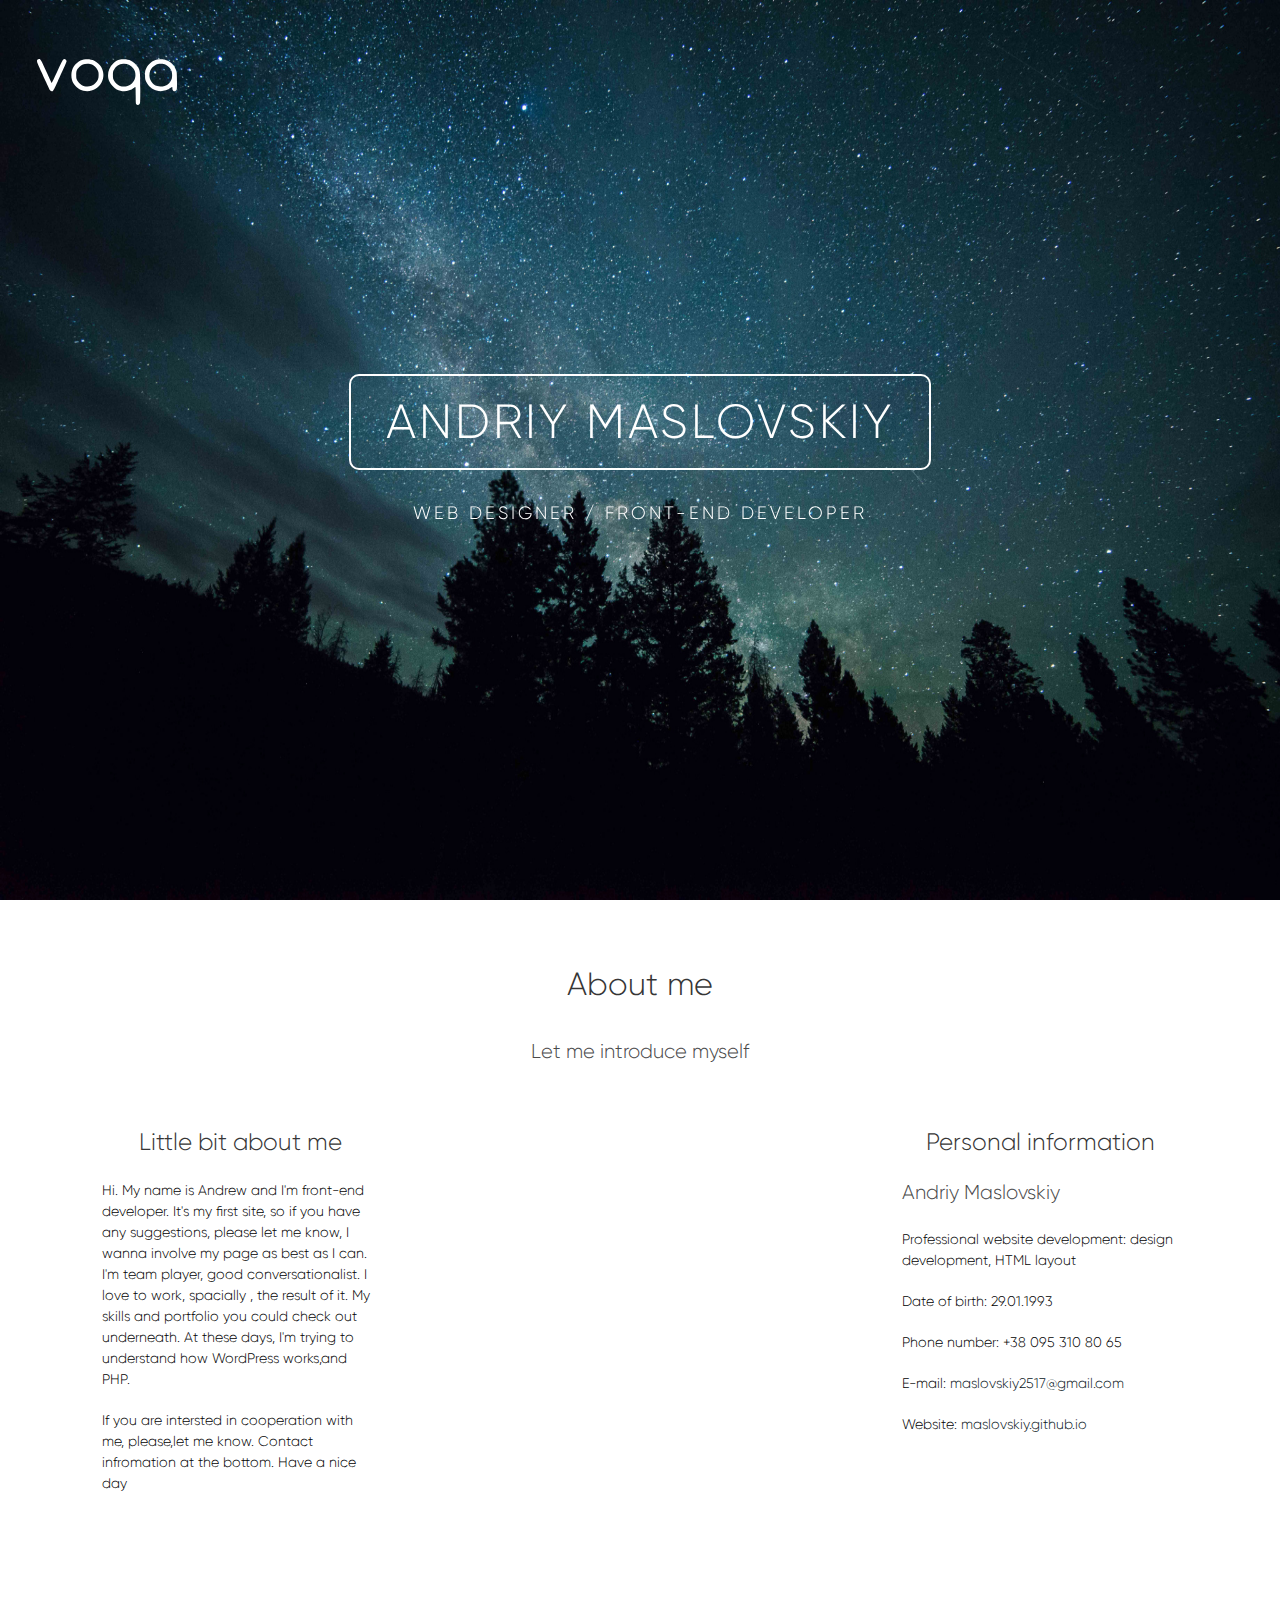
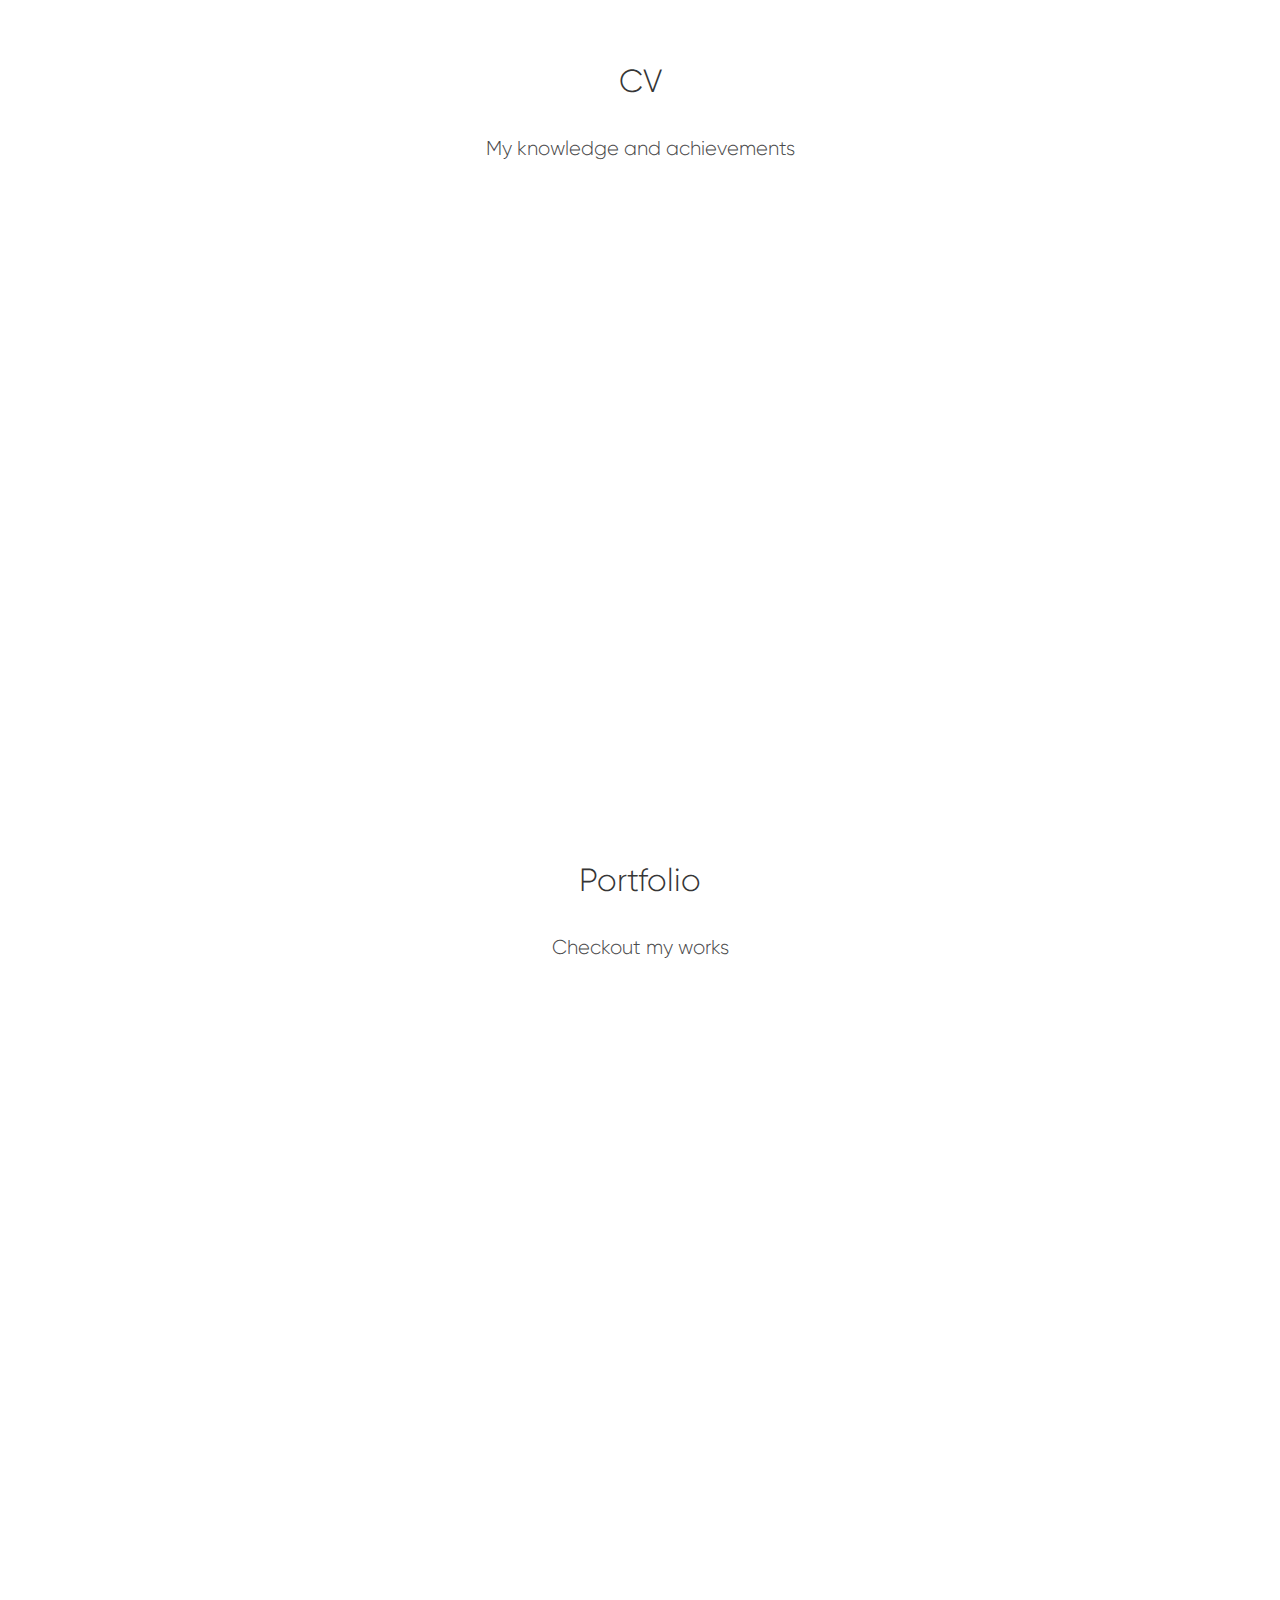
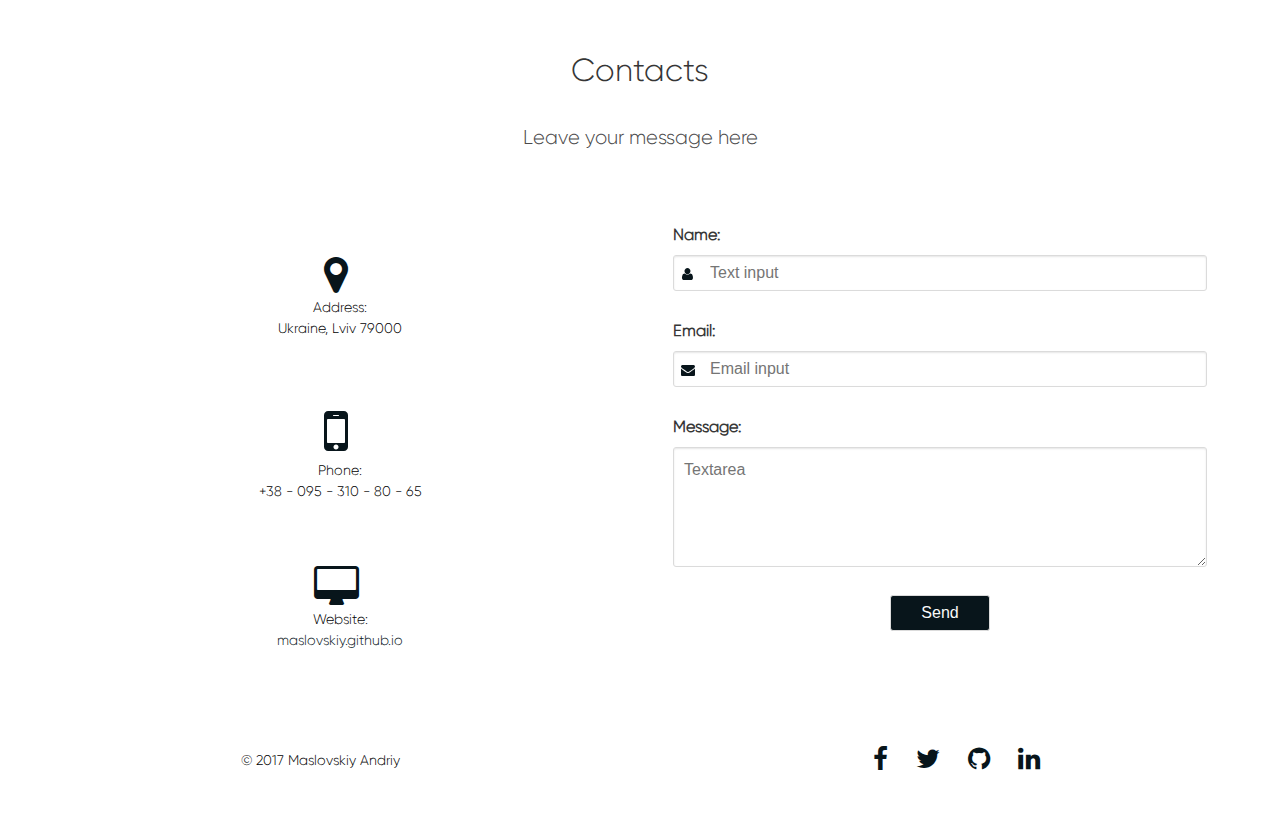
<file: index.html>
<!DOCTYPE html>
<html>

<head>
    <link rel="stylesheet" type="text/css" href="css/bulma.css">
    <link rel="stylesheet" type="text/css" href="css/main.css">
    <link rel="stylesheet" href="css/media1.css" />
    <!-- <link rel="stylesheet" href="css/colors/purple.css" /> -->
    <link rel="stylesheet" href="css/colors/blue.css" />
    <!-- <link rel="stylesheet" href="css/colors/pink.css" /> -->
    <link rel="stylesheet" href="css/animate.css" />
    <link rel="stylesheet" href="css/fonts.css">
    <link rel="stylesheet" href="libs/font-awesome/css/font-awesome.min.css">
    <meta charset="utf-8">
    <meta name="viewport" content="width=device-width, initial-scale=1.0" />
    <title>V &#8226; O &#8226; Q &#8226; A</title>
    <meta http-equiv="Content-type" content="text/html; charset=UTF-8" />
    <link rel="shortcut icon" href="img/favicon.png" />
</head>

<body>
    <header class="main_head" data-parallax="scroll" data-image-src="img/back.jpg" data-z-index="1" style="left: 0">
        <div class="columns">
            <div class="column is-2">
                <article>
                    <a href="https://maslovskiy.github.io/">
                        <svg class="animated fadeInLeft" xmlns="http://www.w3.org/2000/svg" version="1.1" id="svg2" viewBox="0 0 371.80695 121.86626">
                            <g transform="translate(-186.13947,-485.5679)" id="layer1">
                                <path id="path3347" d="m 449.81048,605.73707 c -1.35175,-1.49368 -1.55155,-4.57216 -1.55155,-23.90625 0,-14.98902 -0.32212,-22.19181 -0.99248,-22.19181 -0.54585,0 -2.54976,1.24525 -4.45312,2.76723 -12.04621,9.63246 -30.19186,11.13664 -45.01147,3.73119 -7.20781,-3.60179 -15.34472,-12.16232 -19.01446,-20.00437 -7.8181,-16.70687 -3.94046,-36.27021 9.69046,-48.89005 6.88871,-6.37771 12.7855,-9.2945 21.97693,-10.87066 8.44066,-1.44741 17.90981,-0.15942 25.25765,3.43555 6.55748,3.20827 14.96412,11.01343 18.88906,17.53756 5.32507,8.85145 5.81047,13.56671 5.82865,56.62024 0.0159,37.58848 -0.032,38.60678 -1.92676,41.01563 -2.31171,2.93885 -6.39588,3.29392 -8.69291,0.75574 z m -18.55712,-50.33623 c 10.26478,-5.58679 16.21014,-15.30387 16.31719,-26.66875 0.0686,-7.29069 -1.56974,-12.70303 -5.47283,-18.07896 -6.60089,-9.09176 -16.38533,-13.59363 -27.32443,-12.57212 -10.63066,0.99271 -19.06655,6.4839 -24.20047,15.75287 -2.56476,4.6305 -2.78264,5.75797 -2.78264,14.39888 0,8.63962 0.21814,9.76883 2.78091,14.3957 3.45865,6.2443 9.52826,11.67848 15.83461,14.17685 7.25978,2.8761 18.10962,2.26283 24.84766,-1.40447 z M 220.87282,568.6122 c -1.41843,-2.16482 -21.96242,-46.32835 -31.1308,-66.92209 -4.79812,-10.77738 -4.80206,-13.87963 -0.0198,-15.56147 5.2834,-1.85807 5.92474,-0.88136 20.83251,31.72625 7.70802,16.85966 14.29096,30.82474 14.62875,31.03351 0.3378,0.20877 6.81578,-13.21272 14.39553,-29.82553 7.57974,-16.61281 14.64901,-30.94339 15.70949,-31.84574 1.06047,-0.90234 2.67841,-1.64062 3.59541,-1.64062 2.63171,0 5.85938,3.16434 5.85938,5.74441 0,1.29243 -4.96589,13.07944 -11.03531,26.19336 -6.06943,13.11391 -11.60066,25.18696 -12.29164,26.829 -3.61384,8.58792 -11.87635,25.20533 -12.83613,25.81577 -2.3702,1.5075 -6.21121,0.73663 -7.7074,-1.54685 z m 88.16736,0.97744 c -9.74326,-2.3694 -20.53709,-10.52278 -26.25414,-19.8317 -7.65323,-12.46155 -7.00714,-32.72822 1.43448,-44.9977 3.90231,-5.67181 11.85596,-12.54995 17.5458,-15.17323 10.89232,-5.02186 25.96325,-4.89746 36.63394,0.30237 6.19264,3.01768 15.10957,11.1387 18.31192,16.67742 7.28307,12.59668 7.70347,27.78067 1.12789,40.73693 -9.12087,17.97141 -29.07301,27.08313 -48.79989,22.28591 z m 21.76171,-12.91273 c 3.89902,-1.45488 6.87671,-3.50885 10.58204,-7.29932 6.38113,-6.52776 8.44856,-11.84151 8.44214,-21.69822 -0.004,-6.04418 -0.43334,-7.97379 -2.85115,-12.81226 -3.24671,-6.49722 -8.55516,-11.72355 -14.85124,-14.62144 -3.34178,-1.53813 -6.15713,-1.99459 -12.30225,-1.99459 -9.76757,0 -14.79755,2.02569 -21.34073,8.59444 -6.89996,6.92689 -8.19052,10.29683 -8.19052,21.38724 0,8.63962 0.21814,9.76883 2.78091,14.3957 7.54708,13.62563 23.2225,19.46212 37.7308,14.04845 z m 172.86763,12.72849 c -11.66449,-3.13676 -22.10975,-12.06809 -27.55272,-23.55927 -2.87286,-6.06513 -3.01412,-6.89064 -3.01412,-17.61337 0,-10.68574 0.1488,-11.56409 2.96674,-17.51213 5.77097,-12.18124 16.6142,-21.02994 29.2134,-23.8398 9.62802,-2.14724 20.04278,-0.97695 28.54203,3.20723 11.32802,5.57676 20.93366,18.03785 23.17913,30.06953 0.51834,2.77741 0.94245,14.41091 0.94245,25.85221 0,20.53231 -0.0282,20.82883 -2.1698,22.84079 -2.56158,2.40648 -5.06427,2.58912 -7.9341,0.57901 -1.62154,-1.13578 -2.0836,-2.38317 -2.0836,-5.625 0,-2.29108 -0.33991,-4.16559 -0.75536,-4.16559 -0.41546,0 -2.20842,1.08802 -3.98438,2.41781 -10.74778,8.04771 -24.60862,10.77484 -37.34967,7.34858 z m 21.19727,-12.22406 c 9.15769,-3.10333 16.79363,-10.89106 19.13771,-19.51811 1.51789,-5.58638 1.27616,-14.59532 -0.53821,-20.05784 -2.11467,-6.36667 -8.58475,-13.43496 -15.32991,-16.74729 -4.59637,-2.25713 -6.46385,-2.6229 -13.31495,-2.60795 -6.51701,0.0143 -8.82272,0.4339 -12.65625,2.30365 -6.76159,3.29788 -12.92378,9.84213 -15.33443,16.28517 -6.29449,16.82354 1.81631,34.60442 18.50532,40.56825 4.73232,1.6911 14.1969,1.58163 19.53072,-0.22588 z" />
                            </g>
                        </svg>
                    </a>
                </article>
            </div>
            <div class="column">
            </div>
            <div class="column is-1">
                <article>
                    <button class="toggle_mnu animated fadeInRight">
                        <span class="sandwich">
					<span class='sw-topper'></span>
                        <span class='sw-bottom'></span>
                        <span class='sw-footer'></span>
                        </span>
                    </button>
                </article>
            </div>
        </div>
        <div class="tile is-ancestor">
            <div class="tile is-6 is-vertical">
                <h2 class="animated fadeInDown">Andriy Maslovskiy</h2>
                <h6 class="animated fadeInUp">Web designer / Front-end developer</h6>
            </div>
        </div>
        <nav class="nav-container">
            <div class="nav">
                <div class="nav-item ">
                    <a id="about_me" class="animated fadeInUp">About me</a>
                </div>
                <div class="nav-item">
                    <a id="cv" class=" animated fadeInUp">CV</a>
                </div>
                <div class="nav-item">
                    <a id="portfolio" class="animated fadeInUp">Portfolio</a>
                </div>
                <div class="nav-item">
                    <a id="conacts" class="animated fadeInUp">Contacts</a>
                </div>
            </div>
        </nav>
        <a href="#" class="scrollToTop"><i class="fa fa-arrow-circle-up fa-4x" aria-hidden="true"></i></a>
    </header>
    <div class="columns">
        <section class="column section_title about_me">
            <h2 class="title is-spaced ">About me</h2>
            <h4 class="subtitle is-spaced "> Let me introduce myself </h4>
            <hr class="animated zoomIn">
        </section>
    </div>
    <div class="columns section_container">
        <div class="column">
            <article class="about_me_section">
                <h4 class="title is-4 is-spaced"> Little bit about me </h4>
                <p> Hi. My name is Andrew and I'm front-end developer. It's my first site, so if you have any suggestions, please let me know, I wanna involve my page as best as I can. I'm team player, good conversationalist. I love to work, spacially , the result of it. My skills and portfolio you could check out underneath. At these days, I'm trying to understand how WordPress works,and PHP.
                </p>
                <p> If you are intersted in cooperation with me, please,let me know. Contact infromation at the bottom. Have a nice day</p>
            </article>
        </div>
        <div class="column">
            <article class="about_me_section_img">
                <h4 class="title is-4 is-spaced"> Photo </h4>
                <figure class="image is-128x128">
                    <img class="me" src="img/ya.jpg">
                </figure>
            </article>
        </div>
        <div class="column">
            <article class="about_me_section">
                <h4 class="title is-4 is-spaced"> Personal information </h4>
                <h3 class="subtitle is-spaced"> Andriy Maslovskiy</h3>
                <p>Professional website development: design development, HTML layout</p>
                <p>Date of birth: 29.01.1993</p>
                <p>Phone number: +38 095 310 80 65</p>
                <p>E-mail: <a href="maslovskiy2517@gmail.com">maslovskiy2517@gmail.com</a></p>
                <p>Website: <a href="https://maslovskiy.github.io">maslovskiy.github.io</a></p>
            </article>
        </div>
    </div>
    <div class="columns">
        <section class="column section_title cv">
            <h2 class="title is-spaced ">CV</h2>
            <h4 class="subtitle is-spaced "> My knowledge and achievements </h4>
            <hr class="animated zoomIn">
        </section>
    </div>
    <div class="cv_container">
        <div class="columns section_container1">
            <div class="column cv_section">
                <h3 class="cv_title "><i class="fa fa-graduation-cap" aria-hidden="true"></i>Education</h3>
                <article>
                    <section>
                        <h3>Ukrainian Academy of printing</h3>
                        <p> Mechanical engineering , bachelor degree, graduated in 2015</p>
                    </section>
                    <section>
                        <h3>SoftServe IT Academy</h3>
                        <p>Java Core, graduated in 2017</p>
                    </section>
                    <section>
                        <h3>Online course from LITS</h3>
                        <p>Basics Web UI development, graduated in 2017</p>
                    </section>
                    <section>
                        <h3>Offline course in LITS</h3>
                        <p>LITS Web development, graduated in 2017</p>
                    </section>
                </article>
                <hr class="horizontal_line_hidden">
            </div>
            <span class="vertical_line"></span>
            <div class="column cv_section">
                <h3 class="cv_title "><i class="fa fa-briefcase" aria-hidden="true"></i>Skills</h3>
                <ul class="skills">
                    <li>
                        <h3>HTML5</h3></li>
                    <li>
                        <h3>JavaScript</h3></li>
                    <li>
                        <h3>Jquery</h3></li>
                    <li>
                        <h3>Bootstrap / Bulma</h3></li>
                    <li>
                        <h3>CSS3 , Sass</h3></li>
                </ul>
            </div>
        </div>
        <div class="columns section_container1">
            <div class="column horizontal_line_container">
                <hr class="horizontal_line">
            </div>
        </div>
        <div class="columns section_container1">
            <div class="column cv_section">
                <h3 class="cv_title "><i class="fa fa-language" aria-hidden="true"></i>Languages</h3>
                <article>
                    <ul class="other">
                        <li>
                            <p><strong>Ukrainian: </strong> Native</p>
                        </li>
                        <li>
                            <p><strong>Russian: </strong> Advanced</p>
                        </li>
                        <li>
                            <p><strong>English: </strong> Upper-Intermediate</p>
                        </li>
                    </ul>
                </article>
                <hr class="horizontal_line_hidden">
            </div>
            <span class="vertical_line"></span>
            <div class="column cv_section">
                <h3 class="cv_title "><i class="fa fa-plus-circle" aria-hidden="true"></i> Other</h3>
                <ul class="other">
                    <li>
                        <h3>Java Core</h3></li>
                    <li>
                        <h3>GIT / Gulp / Bower</h3></li>
                    <li>
                        <h3>SQL</h3></li>
                </ul>
            </div>
        </div>
    </div>
    <div class="columns">
        <section class="column section_title portfolio_title ">
            <h2 class="title is-spaced">Portfolio</h2>
            <h4 class="subtitle is-spaced"> Checkout my works</h4>
            <hr>
        </section>
    </div>
    <div class="columns section_container portfolio">
         <div class="column portfolio upper">
            <a a href="https://maslovskiy.github.io/Candeo" target="_blank">
                <article class="portfolio_section" style="background-image: url('img/candeo_flower.JPG');background-size: contain; background-repeat: no-repeat;" >
                </article>
            </a>
        </div>
        <div class="column portfolio upper">
            <a a href="https://maslovskiy.github.io/UPQODE/" target="_blank">
                <article class="portfolio_section" style="background-image: url('img/UPQODE.jpg');background-size: contain; background-repeat: no-repeat;">
                </article>
            </a>
        </div>
        <div class="column portfolio upper">
            <a a href="https://uzetut.com" target="_blank">
                <article class="portfolio_section" style="background-image: url('img/uzetut.png'); background-size: contain; background-repeat: no-repeat;">
                </article>
            </a>
        </div>
    </div>
    <div class="columns section_container portfolio ">
        <div class="column portfolio lower">
            <a a href="https://maslovskiy.github.io/Blackwood/" target="_blank">
                <article class="portfolio_section" style="background-image: url('img/blackwood.png'); background-size: contain; background-repeat: no-repeat;">
                </article>
            </a>
        </div>
        <div class="column portfolio lower">
            <article class="portfolio_section">
                <a href="#">
                    <figure class="image is-256x256">
                        <img src="img/coming-soon.jpg">
                    </figure>
                </a>
            </article>
        </div>
        <div class="column portfolio lower">
            <article class="portfolio_section">
                <a href="#">
                    <figure class="image is-256x256">
                        <img src="img/coming-soon.jpg">
                    </figure>
                </a>
            </article>
        </div>
    </div>
    <div class="columns">
        <section class="column section_title conacts">
            <h2 class="title is-spaced">Contacts</h2>
            <h4 class="subtitle is-spaced"> Leave your message here </h4>
            <hr>
        </section>
    </div>
    <div class="columns section_container">
        <div class="column">
            <div class="column additional_info_item">
                <i class="fa fa-map-marker fa-3x" aria-hidden="true"></i>
                <p> Address: </p>
                <p> Ukraine, Lviv 79000 </p>
            </div>
            <div class="column additional_info_item">
                <i class="fa fa-mobile fa-4x" aria-hidden="true"></i>
                <p> Phone: </p>
                <p> +38 - 095 - 310 - 80 - 65 </p>
            </div>
            <div class="column additional_info_item">
                <i class="fa fa-desktop fa-3x" aria-hidden="true"></i>
                <p> Website: </p>
                <p>
                    <a href="https://maslovskiy.github.io">maslovskiy.github.io
				</a>
                </p>
            </div>
        </div>
        <div class="column">
            <form>
                <div class="field ">
                    <label class="label">Name:</label>
                    <p class="control has-icons-left">
                        <input class="input" type="text" placeholder="Text input" required="" minlength="3">
                        <span class="icon is-small is-left">
						<i class="fa fa-user"></i>
					</span>
                    </p>
                </div>
                <div class="field">
                    <label class="label">Email:</label>
                    <p class="control has-icons-left">
                        <input class="input" type="email" placeholder="Email input" required="">
                        <span class="icon is-small is-left">
						<i class="fa fa-envelope"></i>
					</p>

				</div>
				<div class="field">
					<label class="label" requrired >Message:</label>
					<p class="control">
						<textarea class="textarea" placeholder="Textarea" maxlength="140"></textarea>
					</p>
				</div>
				<div class="field">
					<p class="control">
						<button class="button" type="submit">Send</button>
					</p>
				</div>
			</form>
		</div>
	</div>
	<hr class="footer_line">

	<footer class="columns">
		<div class="column foot">
			<p>
				&#169; 2017 Maslovskiy Andriy
			</p>

		</div>
		<div class="column foot">
			<a href="https://www.facebook.com/andriy.maslovskyy" ><i class="fa fa-facebook" target="_blank"></i></a>
			<a href="https://twitter.com/maslovskiy2517" target="_blank"><i class="fa fa-twitter" ></i></a>
			<a href="https://github.com/maslovskiy" target="_blank"><i class="fa fa-github" ></i></a>
			<a href="https://www.linkedin.com/in/andriy-maslovskiy-38a157131/" target="_blank"><i class="fa fa-linkedin" ></i></a>

		</div>
	</footer>

	<script src="libs/jquery/jquery-2.1.3.min.js"></script>
	<script src="libs/parallax/parallax.min.js"></script>
	<script src="js/common.js"></script>

	<script src="libs/magnific-popup/jquery.magnific-popup.min.js"></script>
	<script src="libs/mixitup/mixitup.min.js"></script>
	<script src="libs/scroll2id/PageScroll2id.min.js"></script>
	<script src="libs/waypoints/waypoints.min.js"></script>
	<script src="libs/animate/animate-css.js"></script>
	<script src="libs/jqBootstrapValidation/jqBootstrapValidation.js"></script>

</body>
</html>
</file>
<file: css/main.css>
/*GENERAL STYLES*/
*{
    margin: 0;
    padding: 0;
    font-family: "Gilroy-Light";
    font-size: 14px;
    position: relative;
    color:black;
}
/*a{
    color:orange;
    }*/
/*a:hover{
    color: cyan;
    }*/
/*i:hover{
    color: aqua;
    }*/
    svg {
        height: 140px;
        width: 140px;
        z-index: 100;
        position: relative; 
        fill: white;
    }
    hr {
        height: 1px;
        border: none;
        background-color: black;
        width: 10%; 
        margin: auto;
    }

    /*HEADER STYLES*/

    .loader {
        left: 50%;
        position: fixed;
        top: 50%;
        margin-top: -13px;
        margin-left: -13px;
        z-index: 9999;
        height: 26px;
        width: 26px;
        background-size: cover;
        background-repeat: no-repeat;
        background-position: center center;
    }
    .main_head {
/*    background-image: url("../img/back.jpg");
    background-attachment: fixed;
    background-position: center;
    background-repeat: no-repeat;
    background-size: cover;*/
    height: 100vh;
    width: 100vw;
    font-size: 48px; 
    position: relative;
}

/*MAIN TITLE STYLES*/

.column.is-2{
    display: flex;
    align-items: flex-start;
    justify-content: center;
}
.tile.is-ancestor{
 position: fixed;
 margin:0;
 padding: 0;
 height: 100%;
 width: 100%;
 z-index: 50;
 right: 0;
 top: 0;
 justify-content: center;
 align-items: center;
}
.tile.is-6.is-vertical{
    text-align:center;
    color: white;
    text-transform: uppercase;
    flex-direction: column;
    color: white;
    align-items: center;
    justify-content: center;
    letter-spacing: 3px;
}
h2{
    padding: 10px 35px 10px 35px;
    border: 2px solid white;
    border-radius: 10px;
    color: white;
    font-size: 48px;
}
h6{
    color: white;
    font-size:18px;
    margin-top: 30px;
}

/*NAVIGATION STYLES*/

.nav-container{
    position: fixed;
    height: 100%;
    width: 100%;
    z-index: 50;
    right: 0;
    top: 0;
    display: none;
}
.nav-container::after{
    position: relative;
    content: '';
    top:0;
    left: 0;
    display: block;
    width: 100%;
    height: 4500px;
    background: linear-gradient(135deg,rgba(0,0,0,.01) 0%,rgba(0,0,0,.01) 49.5%,white 50%,rgba(0,0,0,.01) 50.5%,rgba(0,0,0,.01) 100%);
    animation: animationbg 8s linear 4s 3;
}
.nav{
    height: 100%;
    flex-direction: column;
    justify-content: center;
    background-color: rgba(0,0,0,.7);
}
@keyframes animationbg{
    0%{
        top: 0;
        opacity: 1;
    }
    25%{
        top: -4000px;
        opacity: 0;
    }
    75%{
        top: 0;
        opacity: 0;
    }
    100%{
        top: -4000px;
        opacity: 1;
    }
  /*  100%{
        top: 0;
    }*/
}
.nav-item{
    height: 60px;
    padding: 0;

}
/*.nav:nth-child(1) {

    background-color: cyan;
    color: red;
    } */
    .nav-item a{
        text-transform: uppercase;
        font-size: 12px;
        color: white;
        font-weight: bold;
        letter-spacing: 2px;
        height: 100%;
        padding-top: 20px;
        animation-duration: (.5);
    }
    .nav-item a:hover{
        letter-spacing: 10px;
        height: 100%;
        background-color: rgba(255, 255, 255, 0.2);
    } 

    /*HUMBURGER BUTTON*/

    .toggle_mnu {
        width: 50px;
        outline: none;
        height: 50px;
        position: fixed;
        background-color: #0F1D26;
        opacity: 0;
        z-index: 100;
        border: none;
        right: 30px;
        top: 45px;
        border-radius: 25px;
    }
    .toggle_mnu span {
        display: block; 
    }

    /*SCROLL TO TOP BUTTON*/

    .scrollToTop {
        width: 70px;
        height: 60px;
        position: fixed;
        bottom: 10px;
        right: 10px;
        display: none;
        z-index: 9999; }
        /*SANDWICH ANIMATION*/

        .sandwich {
            width: 28px;
            height: 28px;
            position: absolute;
            top: 8px;
            bottom: 0;
            left: 0;
            right: 0;
            margin: auto;
            z-index: 200;
        }

        .sw-topper {
            position: relative;
            top: 0;
            width: 28px;
            height: 3px;
            background: white;
            border: none;
            border-radius: 4px 4px 4px 4px;
            transition: transform 0.5s, top 0.2s;
            display: block;
        }
        .sw-bottom {
            position: relative;
            width: 28px;
            height: 3px;
            top: 6.6px;
            background: white;
            border: none;
            border-radius: 4px 4px 4px 4px;
            transition: transform 0.5s, top 0.2s;
            transition-delay: 0.2s, 0s;
        }
        .sw-footer {
            position: relative;
            width: 28px;
            height: 3px;
            top: 13.5px;
            background: white;
            border: none;
            border-radius: 4px 4px 4px 4px;
            transition: all 0.5s;
            transition-delay: 0.1s; }
            .sandwich.active .sw-topper {
                top: 9px;
                transform: rotate(-45deg);
            }
            .sandwich.active .sw-bottom {
                top: 6px;
                transform: rotate(45deg); 
            }
            .sandwich.active .sw-footer {
                opacity: 0;
                top: 0;
                transform: rotate(180deg);
            }

            /*STYLES FOR ABOUT-ME AND CONTACTS SECTIONS*/

            .columns{
                height: 100%;
                margin: 0;
            }
            .column.section_title , .conacts{
                margin-top: 15px;
                padding-top: 40px;
                text-align: center;
                color: black;
                padding-bottom: 0;
            }
            hr{
                background-color: black;
                margin-top: 40px;
            }
            .column.section_title.conacts{
                padding-top: 10px;
                margin-top: 50px;
            }
            .columns.section_container 
            {
                padding-left: 40px;
                padding-right: 40px;
                margin:auto;
                min-height: 480px;
            }
            .title.is-4.is-spaced{
                text-align:center;
            }
            .image.is-128x128{
                margin:auto;
                width: 170px;
                height: 170px;
            }
            .me{
                border-radius: 200px;
            }
            .about_me_section,
            .about_me_section_img,
            {
                min-height: 500px;
                padding-left: 50px;
                padding-right: 50px;
            }
            .about_me_section 
            p{
                margin:20px 50px 15px 50px;
            }
            .about_me_section h3{
                text-align: left;
                margin-left: 50px;
            }
            .column.additional_info_item {
                text-align: center;
                padding: 25px;
                margin: 10px 25px 10px 25px;
            }
            .field{
                padding: 8px;
                max-width: 550px;
                margin:auto;
            }
            .icon{
                padding-top: 1px;
                margin-left: 3px;
            }
            .control{
                margin: auto;
                text-align: center;
            }
            .button{
                width: 100px;     
            }
            .button:hover{
                outline: none;
            }
            .footer_line{
                width: 80%;
                margin-top: 0px;
                margin-bottom: 30px;
            }
            .fa {
                font-size: 30px;
            }
            footer div:first-child{
                display: flex;
                align-items: center;
                justify-content: center;
            }
            .column.foot{
                text-align: center;
                padding-bottom: 40px;
            }
            .column.foot   a{
                font-size: 26px;
                margin:0 8px;
            }


            /*PORTFOLIO SECTION STYLES*/
            .portfolio_section{
                height: 250px;
                width: 250px;
                background-position: right;
                background-size: cover;
            }
            .portfolio_section a{
                height: 250px;
                width: 100%;
            }
            .image.is-256x256 img{
                height: 250px;
                width: 250px;
                padding : 0;
                margin: 0;
            }
            .column.portfolio{
                max-height: 100%;
                max-width: 250px;
                margin:0px 10px 10px 10px;
            }
            .columns.section_container.portfolio, .cv_container{
                min-height: 100%;
                max-width: 810px;
                padding-left: 0;
                padding-right: 0;
                margin:auto;
            }
            
            /*CV SECTION STYLES*/

            .cv_container{
                padding-top: 50px;
                min-height: 360px;
            }
            .horizontal_line_container{
                margin: 0;
                padding: 0;
            }
            .horizontal_line{
                margin: auto;
                padding: 0;
                width: 80%;
            }
            .horizontal_line_hidden{
                margin: auto;
                padding: 0;
                width: 80%;
                visibility:hidden;
            }
            .vertical_line{
                border-left: 1px solid black;
            }
            .cv{
                flex-direction: column;
            }

            .column .cv_title{
                margin-bottom: 20px;
                margin-top: 10px;
                font-size: 22px;
                text-align: center;
            }
            i{
                margin-top: 5px;
                margin-right: 8px;
            }

            .column.cv_section{
                padding-right: 50px;
                text-align: center;
            }
            .cv_section article{
                /*padding-left: 50px;*/
            }
            section{
                padding-top:10px;
            }
            h3,strong{
                font-weight: bold;
                font-size: 16px;

            }
            .skills li{
                margin-top: 25px;
                font-size: 16px;
                text-align: center;
            }
            .other li{
                text-align: center;
                margin-top: 15px;
                font-size: 16px;
            }
            li,h3{
                text-align: center;
            }
/*.animated{
    animation-duration: 1s;
     animation-fill-mode: none !important;
}*/
</file>
<file: css/media1.css>
/*==========  Desktop First Method  ==========*/

/* Large Devices, Wide Screens */
@media only screen and (max-width : 1200px) {

}

/* Medium Devices, Desktops */
@media only screen and (max-width : 1024px) {
	.column.is-2{
		justify-content: flex-start;
		padding-left:40px;
		padding-top: 15px;
	}
	.tile.is-6.is-vertical{
		width: 98%;
		margin-left: 1%;
	}
	.tile.is-6.is-vertical h2{
		padding: 10px 35px 10px 35px;
		border: 2px solid white;
		border-radius: 10px;
		letter-spacing: 3px;
		font-size: 36px;
	}
	.tile.is-6.is-vertical h6{
		font-size:18px;
		margin-top: 15px;
		letter-spacing: 3px;
	}
	.column.portfolio{
		display: flex;
		justify-content: center;
		align-items: center;
		max-width: 100%;
	}

}

/* Small Devices, Tablets */
@media only screen and (max-width : 768px) {
	.column.is-2{
		justify-content: flex-start;
		padding-left:40px;
		padding-top: 15px;
	}
	.tile.is-ancestor{
		margin-top:-50px;
		top: 50%;
	}
	.tile.is-6.is-vertical{
		width: 98%;
		margin-left: 1%;
	}
	.tile.is-6.is-vertical h2{
		padding: 10px 35px 10px 35px;
		border: 2px solid white;
		border-radius: 10px;
		letter-spacing: 3px;
		font-size: 36px;
	}
	.tile.is-6.is-vertical h6{
		font-size:18px;
		margin-top: 15px;
		letter-spacing: 3px;
	}
	.vertical_line{
		display: none;
	}
	.column.portfolio{
		display: flex;
		justify-content: center;
		align-items: center;
		max-width: 100%;
	}
	footer.columns {
	    display: flex;
	    flex-direction: row;
	    margin-bottom: 0;
	}

}

/* Extra Small Devices, Phones */
@media only screen and (max-width : 480px) {
	svg {
		height: 100px;
		width: 100px;
	}
	.column.is-2{
		justify-content: flex-start;
		padding-left:30px;
		padding-top: 15px;
	}
	.tile.is-ancestor{
		margin-top:-50px;
		top: 50%;
	}
	.tile.is-6.is-vertical h2{
		padding: 10px 0px 5px 0px;
		max-width: 480px;
		letter-spacing: 3px;
		font-size: 20px;
		margin-left: 12.5px;
		margin-right: 12.5px;
	}
	.tile.is-6.is-vertical h6{
		font-size:12px;
		margin-top: 15px;
		letter-spacing: 3px;
	}
	
	.toggle_mnu{
		right: 30px;
		top: 35px;
		width: 35px;
		height: 35px;
	}

	.sandwich, .sw-topper  , .sw-bottom, .sw-footer {
		width: 25px;	
	}
	.sandwich{
		height: 30px;
	}
	.sw-topper {
		top: 0;
	}
	.sw-bottom {
		top: 6px;
	}
	.sw-footer {
		top: 13px;
	}

	.scrollToTop{
		width: 70px;
		right: 0;
		display: none;
		z-index: 9999;
	}
	.about_me_section 
	p{
		margin:20px 0px 15px 0px;
	}
	.column.cv_section{
		padding-right: 0;
	}
	.additional_info_item a{
		right: 15px;
	}
	.horizontal_line_hidden,
	.horizontal_line{
		visibility: visible;
		margin-top: 40px;
		width: 50%
	}
	.fa-arrow-circle-up.fa-4x{
		font-size: 40px;
		left: 15px;
	}
	hr{
		width: 50%;
	}
	.footer_line{
		margin-left: 25px;
	}
	footer.columns {
	    display: flex;
	    flex-direction: column-reverse;
	    margin-bottom: 0;
	}

	.column.foot {
	    padding: 5px 0 20px 0;
	}
	.toggle_mnu {
		right: 20px;
	}
}

/* Custom, iPhone Retina */
@media only screen and (max-width : 320px) {

}


/*==========  Mobile First Method  ==========*/

/* Custom, iPhone Retina */
@media only screen and (min-width : 320px) {

}

/* Extra Small Devices, Phones */
@media only screen and (min-width : 480px) {

}

/* Small Devices, Tablets */
@media only screen and (min-width : 768px) {

}

/* Medium Devices, Desktops */
@media only screen and (min-width : 992px) {

}

/* Large Devices, Wide Screens */
@media only screen and (min-width : 1200px) {

}
</file>
<file: css/colors/purple.css>
:root {
  --main-bg-color: #270538;
  --hover-color:#8d3fb5;
    --white-color:#fafafa;
}

i , a ,.nav-item a:hover {
  color: var(--main-bg-color);
}
.button{
  background-color: var(--main-bg-color);
  color: var(--white-color);
}
.button:hover{
 background-color: var(--hover-color);
 color: var(--white-color);
}
a:hover{
  color: var(--hover-color);
}
.foot i:hover,
.scrollToTop i:hover{
  color: var(--hover-color);
}
</file>
<file: css/colors/blue.css>
:root {
  --main-bg-color: #08151B;
  --hover-color:#254C5F;
    --white-color:#fafafa;
}

i , a ,.nav-item a:hover {
  color: var(--main-bg-color);
}
.button{
  background-color: var(--main-bg-color);
  color: var(--white-color);
}
.button:hover{
 background-color: var(--hover-color);
 color: var(--white-color);
}
a:hover{
  color: var(--hover-color);
}
.foot i:hover,
.scrollToTop i:hover{
  color: var(--hover-color);
}
</file>
<file: css/colors/pink.css>
:root {
  --main-bg-color: #660423;
  --hover-color:#c60744;
  --white-color:#fafafa;
}

i , a ,.nav-item a:hover {
  color: var(--main-bg-color);
}
.button{
  background-color: var(--main-bg-color);
  color: var(--white-color);
}
.button:hover{
 background-color: var(--hover-color);
 color: var(--white-color);
}
a:hover{
  color: var(--hover-color);
}
.foot i:hover,
.scrollToTop i:hover{
  color: var(--hover-color);
}
</file>
<file: css/fonts.css>
@font-face {
  font-family: Gilroy-Light;
  src: url("../fonts/Gilroy-Light.otf");
}
@font-face {
  font-family: "Raleway";
  font-style: normal;
  font-weight: normal;
  src: url("../fonts/RalewayRegular/RalewayRegular.eot?#iefix") format("embedded-opentype"), url("../fonts/RalewayRegular/RalewayRegular.woff") format("woff"), url("../fonts/RalewayRegular/RalewayRegular.ttf") format("truetype"); }
@font-face {
  font-family: "Raleway";
  font-style: normal;
  font-weight: bold;
  src: url("../fonts/RalewayBold/RalewayBold.eot?#iefix") format("embedded-opentype"), url("../fonts/RalewayBold/RalewayBold.woff") format("woff"), url("../fonts/RalewayBold/RalewayBold.ttf") format("truetype"); }
@font-face {
  font-family: "Raleway";
  font-style: normal;
  font-weight: 300;
  src: url("../fonts/RalewayLight/RalewayLight.eot?#iefix") format("embedded-opentype"), url("../fonts/RalewayLight/RalewayLight.woff") format("woff"), url("../fonts/RalewayLight/RalewayLight.ttf") format("truetype"); }
@font-face {
  font-family: "Raleway";
  font-style: normal;
  font-weight: 600;
  src: url("../fonts/RalewaySemiBold/RalewaySemiBold.eot?#iefix") format("embedded-opentype"), url("../fonts/RalewaySemiBold/RalewaySemiBold.woff") format("woff"), url("../fonts/RalewaySemiBold/RalewaySemiBold.ttf") format("truetype"); }
</file>
